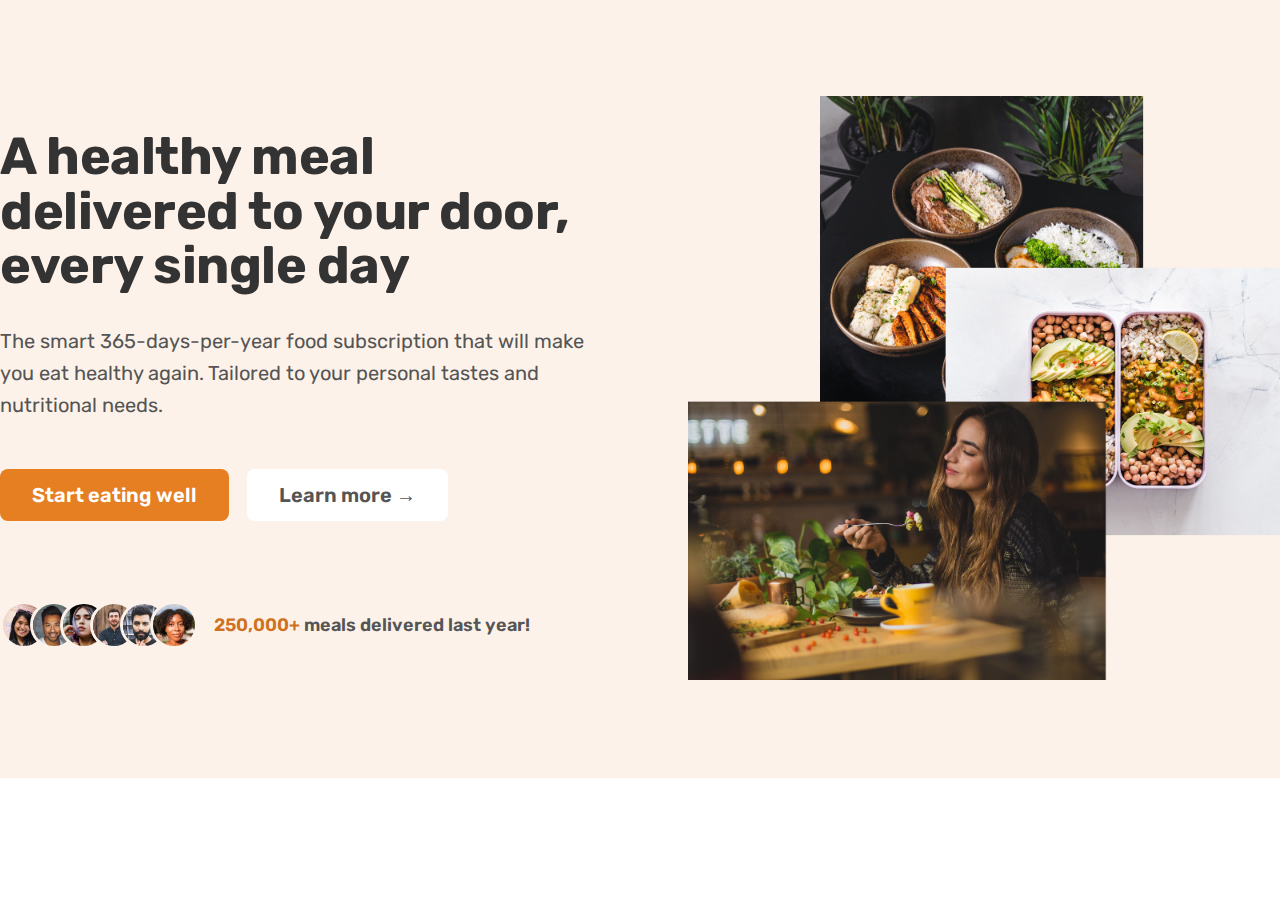
<file: starter/07-Omnifood-Desktop/index.html>
<!DOCTYPE html>
<html lang="en">
  <head>
    <meta charset="UTF-8" />
    <meta http-equiv="X-UA-Compatible" content="IE=edge" />
    <meta name="viewport" content="width=device-width, initial-scale=1.0" />
    <link rel="stylesheet" href="./css/style.css" />
    <link rel="preconnect" href="https://fonts.googleapis.com" />
    <link rel="preconnect" href="https://fonts.gstatic.com" crossorigin />
    <link
      href="https://fonts.googleapis.com/css2?family=Rubik:wght@400;500;600;700&display=swap"
      rel="stylesheet"
    />
    <title>Omnifood</title>
  </head>
  <body>
    <section class="section-hero">
      <div class="hero">
        <div class="hero-text-box">
          <h1 class="heading-primary">
            A healthy meal delivered to your door, every single day
          </h1>
          <div class="hero-description">
            The smart 365-days-per-year food subscription that will make you eat
            healthy again. Tailored to your personal tastes and nutritional
            needs.
          </div>
          <a href="#" class="btn btn---full margin-right-sm"
            >Start eating well</a
          >
          <a href="#" class="btn btn---outline">Learn more &RightArrow;</a>
          <div class="delivered-meals">
            <div class="delivered-imgs">
              <img
                src="./img//customers//customer-1.jpg"
                alt="customer image"
              />

              <img
                src="./img//customers//customer-2.jpg"
                alt="customer image"
              />
              <img
                src="./img//customers//customer-3.jpg"
                alt="customer image"
              />
              <img
                src="./img//customers//customer-4.jpg"
                alt="customer image"
              />
              <img
                src="./img//customers//customer-5.jpg"
                alt="customer image"
              />
              <img
                src="./img//customers//customer-6.jpg"
                alt="customer image"
              />
            </div>
            <p class="delivered-text">
              <span>250,000+</span> meals delivered last year!
            </p>
          </div>
        </div>
        <div class="hero-image-box">
          <img
            class="hero-image"
            src="./img//hero.png"
            alt="Woman enjoying food"
          />
        </div>
      </div>
    </section>
  </body>
</html>
</file>
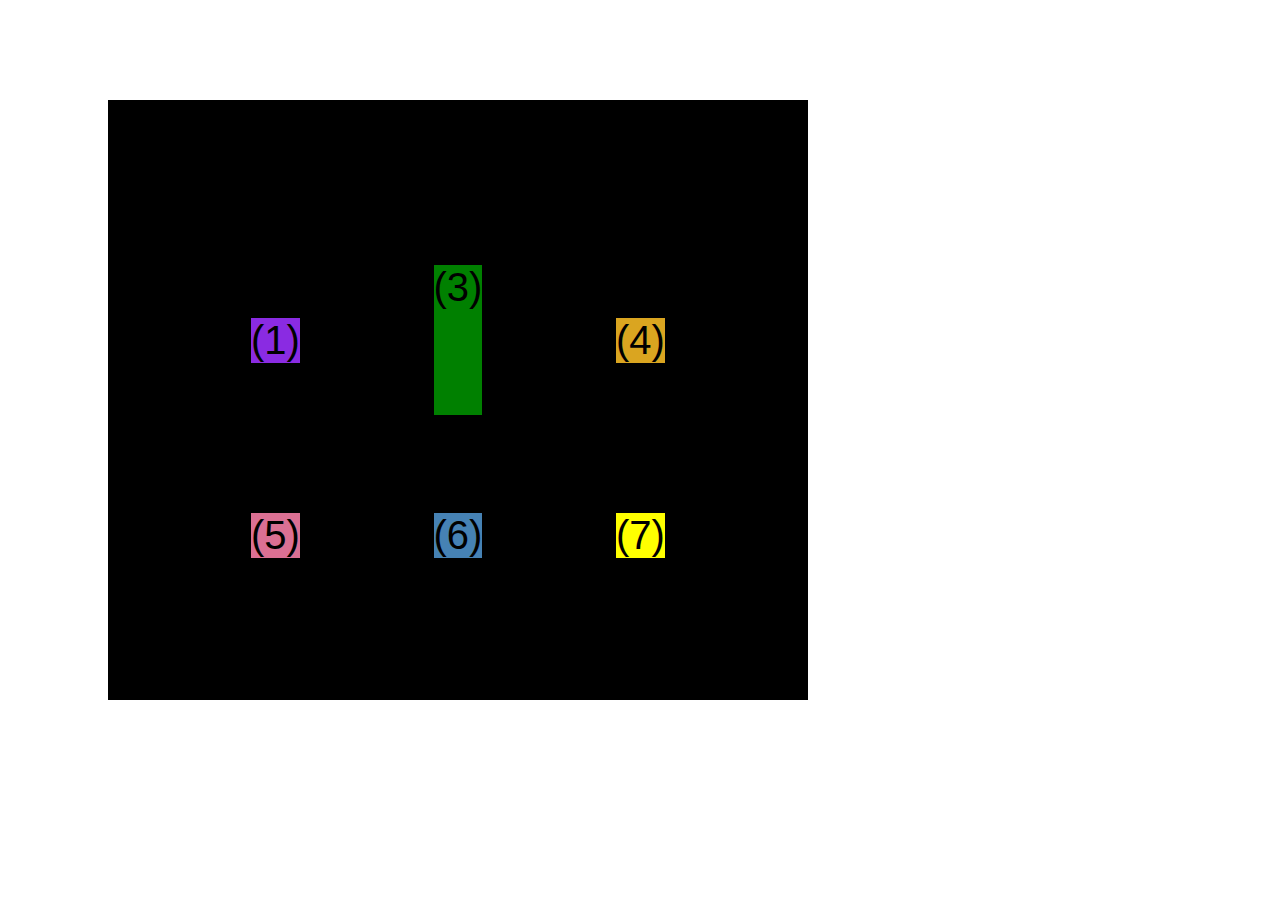
<file: starter/04-CSS-Layouts/css-grid.html>
<!DOCTYPE html>
<html lang="en">
  <head>
    <meta charset="UTF-8" />
    <meta http-equiv="X-UA-Compatible" content="IE=edge" />
    <meta name="viewport" content="width=device-width, initial-scale=1.0" />
    <title>CSS Grid</title>
    <style>
      .el--1 {
        background-color: blueviolet;
      }
      .el--2 {
        background-color: orangered;
      }
      .el--3 {
        background-color: green;
        height: 150px;
      }
      .el--4 {
        background-color: goldenrod;
      }
      .el--5 {
        background-color: palevioletred;
      }
      .el--6 {
        background-color: steelblue;
      }
      .el--7 {
        background-color: yellow;
      }
      .el--8 {
        background-color: crimson;
      }

      .container--1 {
        /* STARTER */
        font-family: sans-serif;
        background-color: #ddd;
        font-size: 40px;
        margin: 40px;

        /* CSS GRID */
        display: grid;
        grid-template-columns: repeat(4, 1fr);
        grid-template-rows: repeat(2, 1fr);
        column-gap: 15px;
        row-gap: 30px;

        display: none;

        /* align */
      }

      .container--2 {
        /* STARTER */
        /* display: none; */
        font-family: sans-serif;
        background-color: black;
        font-size: 40px;
        margin: 100px;

        width: 700px;
        height: 600px;

        /* CSS GRID */
        display: grid;
        grid-template-columns: 125px 200px 125px;
        grid-template-rows: 250px 100px;
        gap: 20px;

        /* align tract */
        justify-content: center;
        align-content: center;

        /* aligh item's content */
        justify-items: center;
        align-items: center;
      }
    </style>
  </head>
  <body>
    <div class="container--1">
      <div class="el el--1">(1) HTML</div>
      <div class="el el--2">(2) and</div>
      <div class="el el--3">(3) CSS</div>
      <div class="el el--4">(4) are</div>
      <div class="el el--5">(5) amazing</div>
      <div class="el el--6">(6) languages</div>
      <div class="el el--7">(7) to</div>
      <div class="el el--8">(8) learn</div>
    </div>

    <div class="container--2">
      <div class="el el--1">(1)</div>
      <div class="el el--3">(3)</div>
      <div class="el el--4">(4)</div>
      <div class="el el--5">(5)</div>
      <div class="el el--6">(6)</div>
      <div class="el el--7">(7)</div>
    </div>
  </body>
</html>
</file>
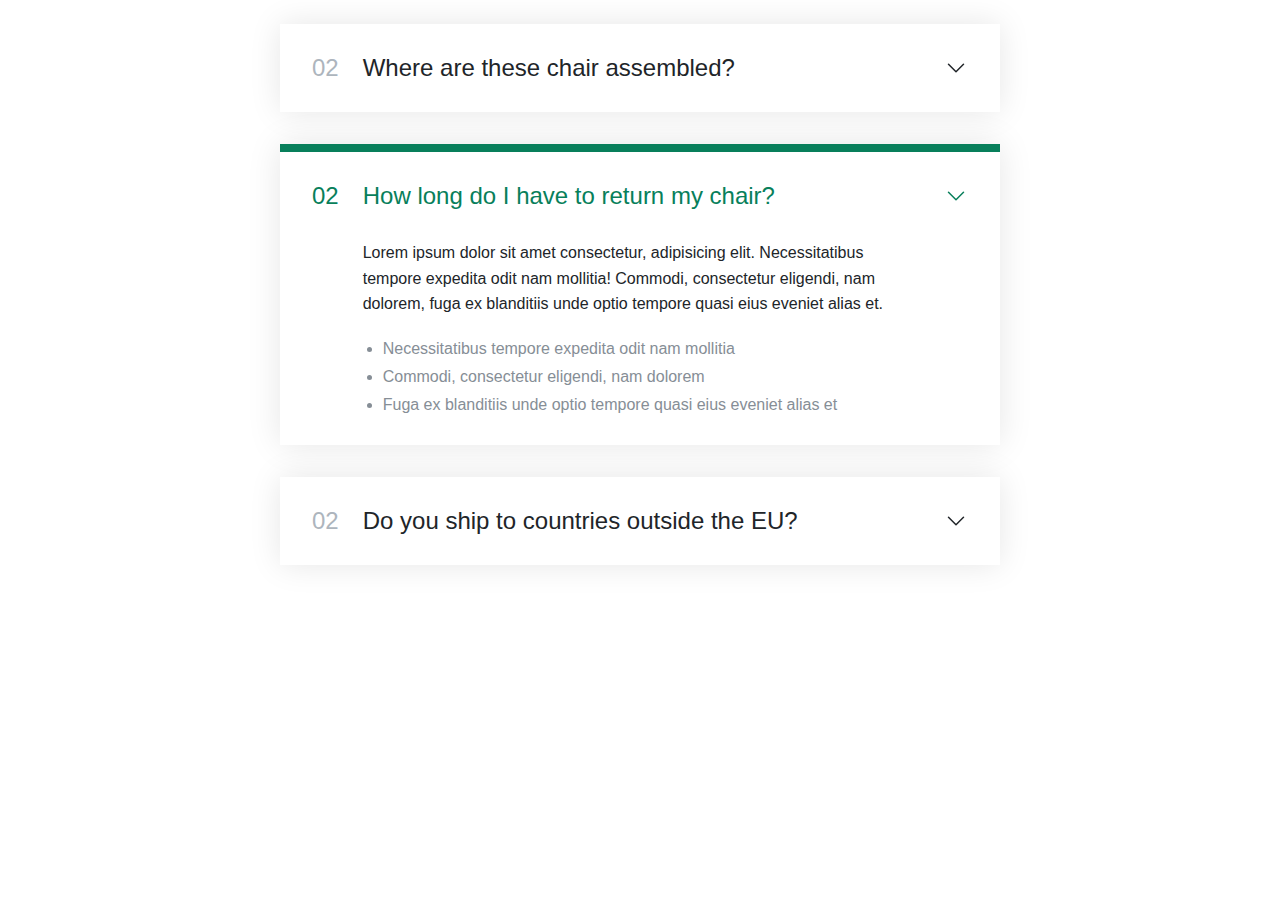
<file: starter/06-Components/01-accordion.html>
<!DOCTYPE html>
<html lang="en">
  <head>
    <meta charset="UTF-8" />
    <meta http-equiv="X-UA-Compatible" content="IE=edge" />
    <meta name="viewport" content="width=device-width, initial-scale=1.0" />
    <base href="." />
    <title>Accordion</title>
    <style>
      /*
      SPACING SYSTEM (px)
      2 / 4 / 8 / 12 / 16 / 24 / 32 / 48 / 64 / 80 / 96 / 128

      FONT SIZE SYSTEM (px)
      10 / 12 / 14 / 16 / 18 / 20 / 24 / 30 / 36 / 44 / 52 / 62 / 74 / 86 / 98
      */

      /* 
      Main Color: #087f5b 
      Grey Color: #212529
      */
      * {
        margin: 0;
        padding: 0;
        box-sizing: border-box;
      }

      body {
        font-family: 'Inter', sans-serif;
        color: #212529;
        width: 720px;
        margin: 24px auto;
        line-height: 1;
      }

      .accordion {
        display: flex;
        flex-direction: column;
        gap: 32px;
      }

      .item {
        box-shadow: 0 0 32px rgba(0, 0, 0, 0.1);
        padding: 32px;
        display: grid;
        grid-template-columns: auto 1fr auto;
        column-gap: 24px;
        row-gap: 32px;
        align-items: center;
      }

      .icon {
        width: 24px;
        height: 24px;
        cursor: pointer;
      }

      .number,
      .text {
        font-size: 24px;
        font-weight: 500;
      }

      .number {
        color: #adb5bd;
      }

      .hidden-box {
        grid-column: 2/3;
        display: none;
      }

      .hidden-box p {
        line-height: 1.6;
        margin-bottom: 24px;
      }

      .hidden-box ul {
        color: #868e96;
        margin-left: 20px;
        display: flex;
        flex-direction: column;
        gap: 12px;
      }

      .item--header {
        display: flex;
      }

      .open .hidden-box {
        display: block;
      }

      .open .number,
      .open .text,
      .open .icon {
        color: #087f5b;
      }

      .item.open {
        border-top: 8px solid #087f5b;
      }
    </style>
  </head>
  <body>
    <div class="accordion">
      <div class="item">
        <p class="number">02</p>
        <p class="text">Where are these chair assembled?</p>
        <svg
          xmlns="http://www.w3.org/2000/svg"
          fill="none"
          viewBox="0 0 24 24"
          stroke-width="1.5"
          stroke="currentColor"
          class="icon"
        >
          <path
            stroke-linecap="round"
            stroke-linejoin="round"
            d="M19.5 8.25l-7.5 7.5-7.5-7.5"
          />
        </svg>
        <div class="hidden-box">
          <p>
            Lorem ipsum dolor sit amet consectetur, adipisicing elit.
            Necessitatibus tempore expedita odit nam mollitia! Commodi,
            consectetur eligendi, nam dolorem, fuga ex blanditiis unde optio
            tempore quasi eius eveniet alias et.
          </p>
          <ul>
            <li>Necessitatibus tempore expedita odit nam mollitia</li>
            <li>Commodi, consectetur eligendi, nam dolorem</li>
            <li>
              Fuga ex blanditiis unde optio tempore quasi eius eveniet alias et
            </li>
          </ul>
        </div>
      </div>
      <div class="item open">
        <p class="number">02</p>
        <p class="text">How long do I have to return my chair?</p>
        <svg
          xmlns="http://www.w3.org/2000/svg"
          fill="none"
          viewBox="0 0 24 24"
          stroke-width="1.5"
          stroke="currentColor"
          class="icon"
        >
          <path
            stroke-linecap="round"
            stroke-linejoin="round"
            d="M19.5 8.25l-7.5 7.5-7.5-7.5"
          />
        </svg>
        <div class="hidden-box">
          <p>
            Lorem ipsum dolor sit amet consectetur, adipisicing elit.
            Necessitatibus tempore expedita odit nam mollitia! Commodi,
            consectetur eligendi, nam dolorem, fuga ex blanditiis unde optio
            tempore quasi eius eveniet alias et.
          </p>
          <ul>
            <li>Necessitatibus tempore expedita odit nam mollitia</li>
            <li>Commodi, consectetur eligendi, nam dolorem</li>
            <li>
              Fuga ex blanditiis unde optio tempore quasi eius eveniet alias et
            </li>
          </ul>
        </div>
      </div>
      <div class="item">
        <p class="number">02</p>
        <p class="text">Do you ship to countries outside the EU?</p>
        <svg
          xmlns="http://www.w3.org/2000/svg"
          fill="none"
          viewBox="0 0 24 24"
          stroke-width="1.5"
          stroke="currentColor"
          class="icon"
        >
          <path
            stroke-linecap="round"
            stroke-linejoin="round"
            d="M19.5 8.25l-7.5 7.5-7.5-7.5"
          />
        </svg>
        <div class="hidden-box">
          <p>
            Lorem ipsum dolor sit amet consectetur, adipisicing elit.
            Necessitatibus tempore expedita odit nam mollitia! Commodi,
            consectetur eligendi, nam dolorem, fuga ex blanditiis unde optio
            tempore quasi eius eveniet alias et.
          </p>
          <ul>
            <li>Necessitatibus tempore expedita odit nam mollitia</li>
            <li>Commodi, consectetur eligendi, nam dolorem</li>
            <li>
              Fuga ex blanditiis unde optio tempore quasi eius eveniet alias et
            </li>
          </ul>
        </div>
      </div>
    </div>
  </body>
</html>
</file>
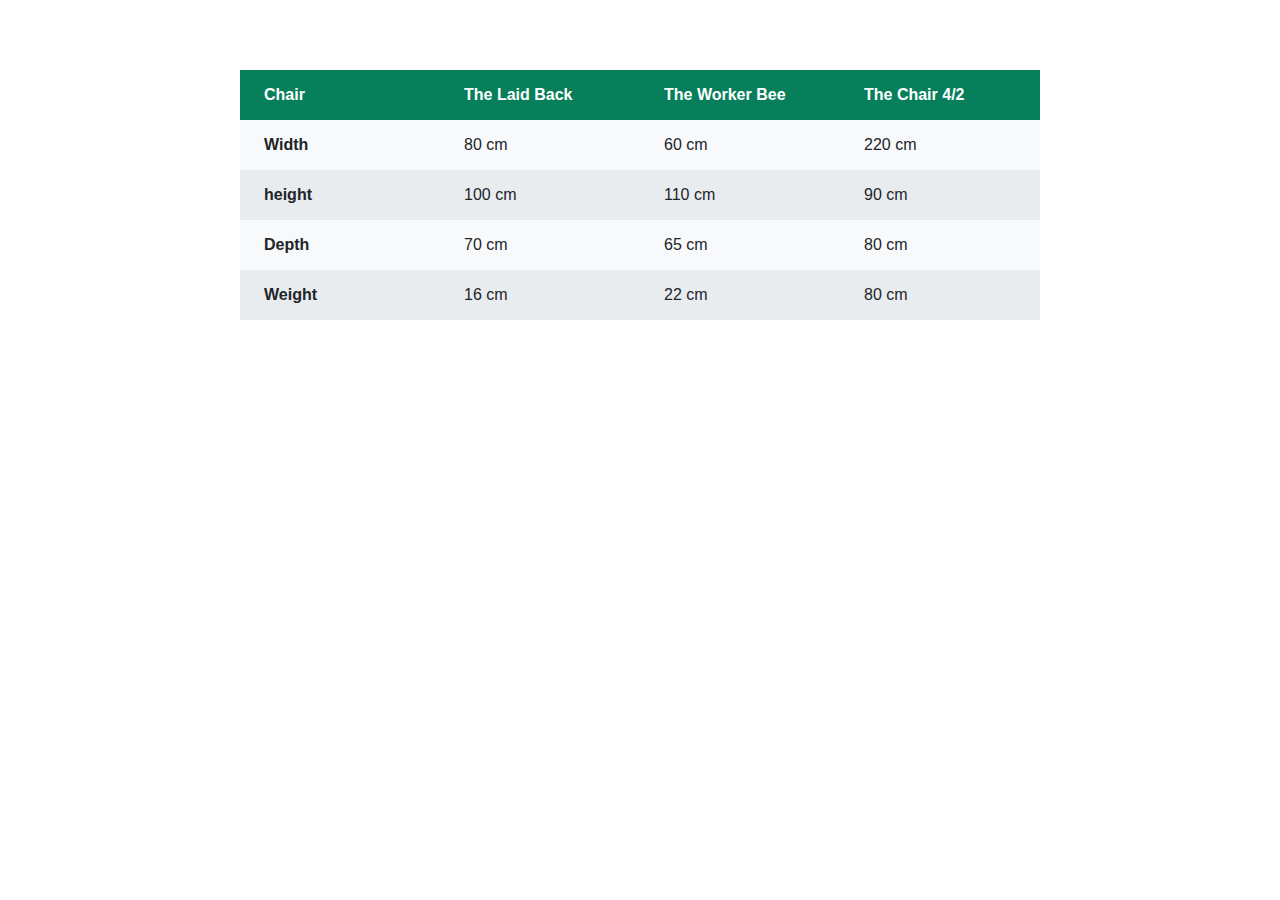
<file: starter/06-Components/03-table.html>
<!DOCTYPE html>
<html lang="en">
  <head>
    <meta charset="UTF-8" />
    <meta http-equiv="X-UA-Compatible" content="IE=edge" />
    <meta name="viewport" content="width=device-width, initial-scale=1.0" />
    <base href="." />
    <title>Table</title>
    <style>
      /*
      SPACING SYSTEM (px)
      2 / 4 / 8 / 12 / 16 / 24 / 32 / 48 / 64 / 80 / 96 / 128

      FONT SIZE SYSTEM (px)
      10 / 12 / 14 / 16 / 18 / 20 / 24 / 30 / 36 / 44 / 52 / 62 / 74 / 86 / 98
      */

      /* 
      Main Color: #087f5b 
      Grey Color: #212529
      */
      * {
        margin: 0;
        padding: 0;
        box-sizing: border-box;
      }

      body {
        font-family: 'Inter', sans-serif;
        color: #212529;
        display: flex;
        justify-content: center;
        padding: 70px 0;
      }

      table {
        width: 800px;
        text-align: left;
        border-collapse: collapse;
      }

      th,
      td {
        padding: 16px 24px;
      }

      thead tr {
        background-color: #087f5b;
        color: #fff;
      }

      thead th {
        width: 25%;
      }

      tbody tr:nth-child(odd) {
        background-color: #f8f9fa;
      }

      tbody tr:nth-child(even) {
        background-color: #e9ecef;
      }
    </style>
  </head>
  <body>
    <table>
      <thead>
        <tr>
          <th>Chair</th>
          <th>The Laid Back</th>
          <th>The Worker Bee</th>
          <th>The Chair 4/2</th>
        </tr>
      </thead>
      <tbody>
        <tr>
          <th>Width</th>
          <td>80 cm</td>
          <td>60 cm</td>
          <td>220 cm</td>
        </tr>
        <tr>
          <th>height</th>
          <td>100 cm</td>
          <td>110 cm</td>
          <td>90 cm</td>
        </tr>
        <tr>
          <th>Depth</th>
          <td>70 cm</td>
          <td>65 cm</td>
          <td>80 cm</td>
        </tr>
        <tr>
          <th>Weight</th>
          <td>16 cm</td>
          <td>22 cm</td>
          <td>80 cm</td>
        </tr>
      </tbody>
    </table>
  </body>
</html>
</file>
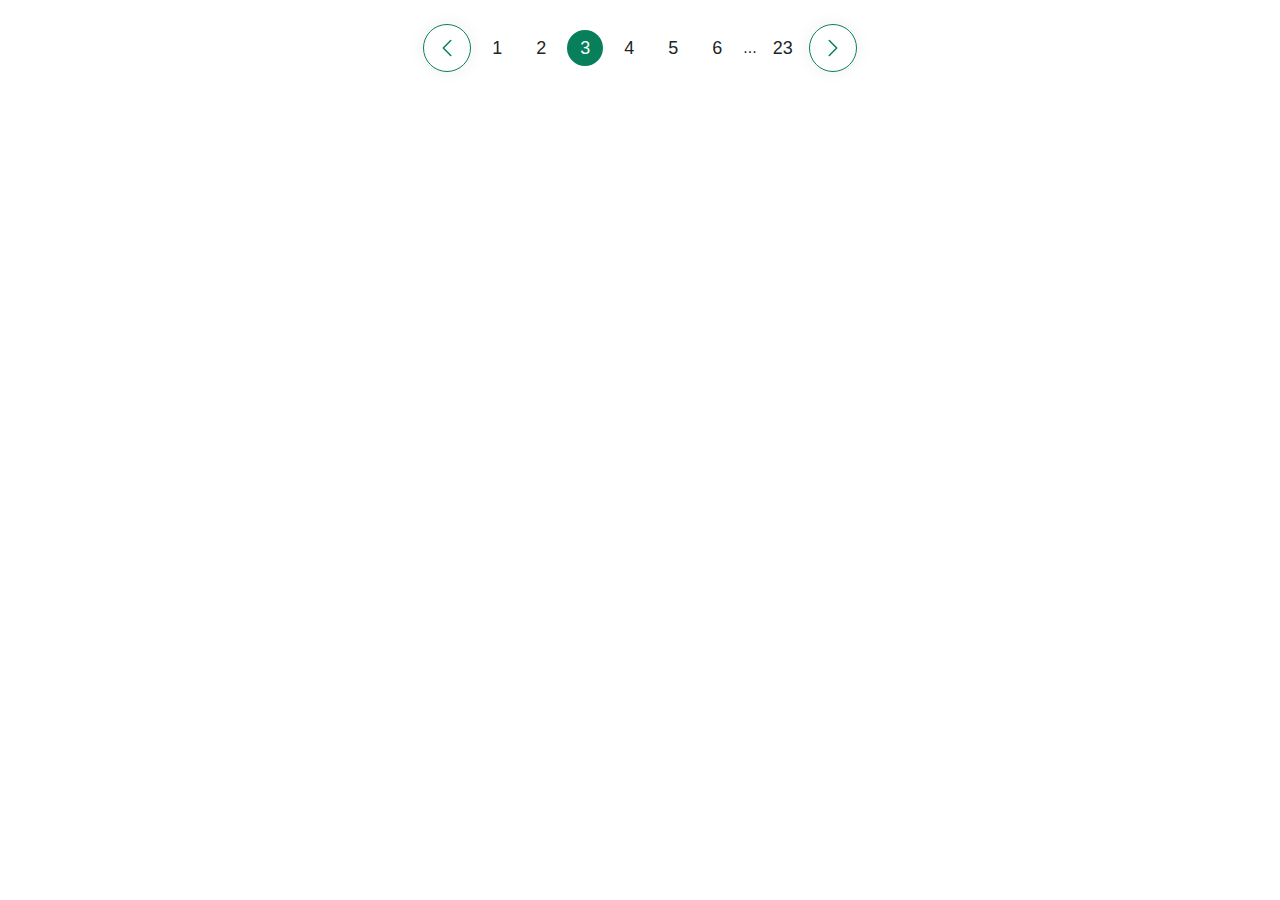
<file: starter/06-Components/04-paging.html>
<!DOCTYPE html>
<html lang="en">
  <head>
    <meta charset="UTF-8" />
    <meta http-equiv="X-UA-Compatible" content="IE=edge" />
    <meta name="viewport" content="width=device-width, initial-scale=1.0" />
    <!-- <base href="." /> -->
    <title>Paging</title>
    <style>
      /*
      SPACING SYSTEM (px)
      2 / 4 / 8 / 12 / 16 / 24 / 32 / 48 / 64 / 80 / 96 / 128

      FONT SIZE SYSTEM (px)
      10 / 12 / 14 / 16 / 18 / 20 / 24 / 30 / 36 / 44 / 52 / 62 / 74 / 86 / 98
      */

      /*
      Main Color: #087f5b
      Grey Color: #212529
      */
      * {
        margin: 0;
        padding: 0;
        box-sizing: border-box;
      }

      body {
        font-family: 'Inter', sans-serif;
        color: #212529;
        margin: 24px auto;
        line-height: 1;
        display: flex;
        justify-content: center;
      }

      .pagination {
        display: flex;
        gap: 8px;
        justify-content: center;
        align-items: center;
      }

      .btn {
        border-radius: 50%;
        border: none;
        width: 48px;
        height: 48px;
        display: flex;
        justify-content: center;
        align-items: center;
        cursor: pointer;
        background-color: transparent;
        border: 1px solid #087f5b;
        box-shadow: 0 0 16px 0 rgba(0, 0, 0, 0.07);
      }

      .btn:hover {
        background-color: #087f5b;
        color: #f8f9fa;
      }

      .btn-icon {
        width: 24px;
        height: 24px;
        stroke: #087f5b;
      }

      .btn:hover .btn-icon {
        stroke: #f8f9fa;
      }

      .page-link:link,
      .page-link:visited {
        text-decoration: none;
        color: inherit;
        font-size: 18px;
        width: 36px;
        height: 36px;
        border-radius: 50%;
        display: flex;
        justify-content: center;
        align-items: center;
      }

      .page-link:hover,
      .page-link:active,
      .page-link.page-link--active {
        background-color: #087f5b;
        color: #f8f9fa;
      }

      .dots {
        cursor: pointer;
        color: inherit;
      }
    </style>
  </head>
  <body>
    <div class="pagination">
      <button class="btn">
        <svg
          xmlns="http://www.w3.org/2000/svg"
          fill="none"
          viewBox="0 0 24 24"
          stroke-width="1.5"
          stroke="currentColor"
          class="btn-icon"
        >
          <path
            stroke-linecap="round"
            stroke-linejoin="round"
            d="M15.75 19.5L8.25 12l7.5-7.5"
          />
        </svg>
      </button>
      <a href="#" class="page-link">1</a>
      <a href="#" class="page-link">2</a>
      <a href="#" class="page-link page-link--active">3</a>
      <a href="#" class="page-link">4</a>
      <a href="#" class="page-link">5</a>
      <a href="#" class="page-link">6</a>
      <span class="dots">...</span>
      <a href="#" class="page-link">23</a>
      <button class="btn">
        <svg
          xmlns="http://www.w3.org/2000/svg"
          fill="none"
          viewBox="0 0 24 24"
          stroke-width="1.5"
          stroke="currentColor"
          class="btn-icon"
        >
          <path
            stroke-linecap="round"
            stroke-linejoin="round"
            d="M8.25 4.5l7.5 7.5-7.5 7.5"
          />
        </svg>
      </button>
    </div>
  </body>
</html>
</file>
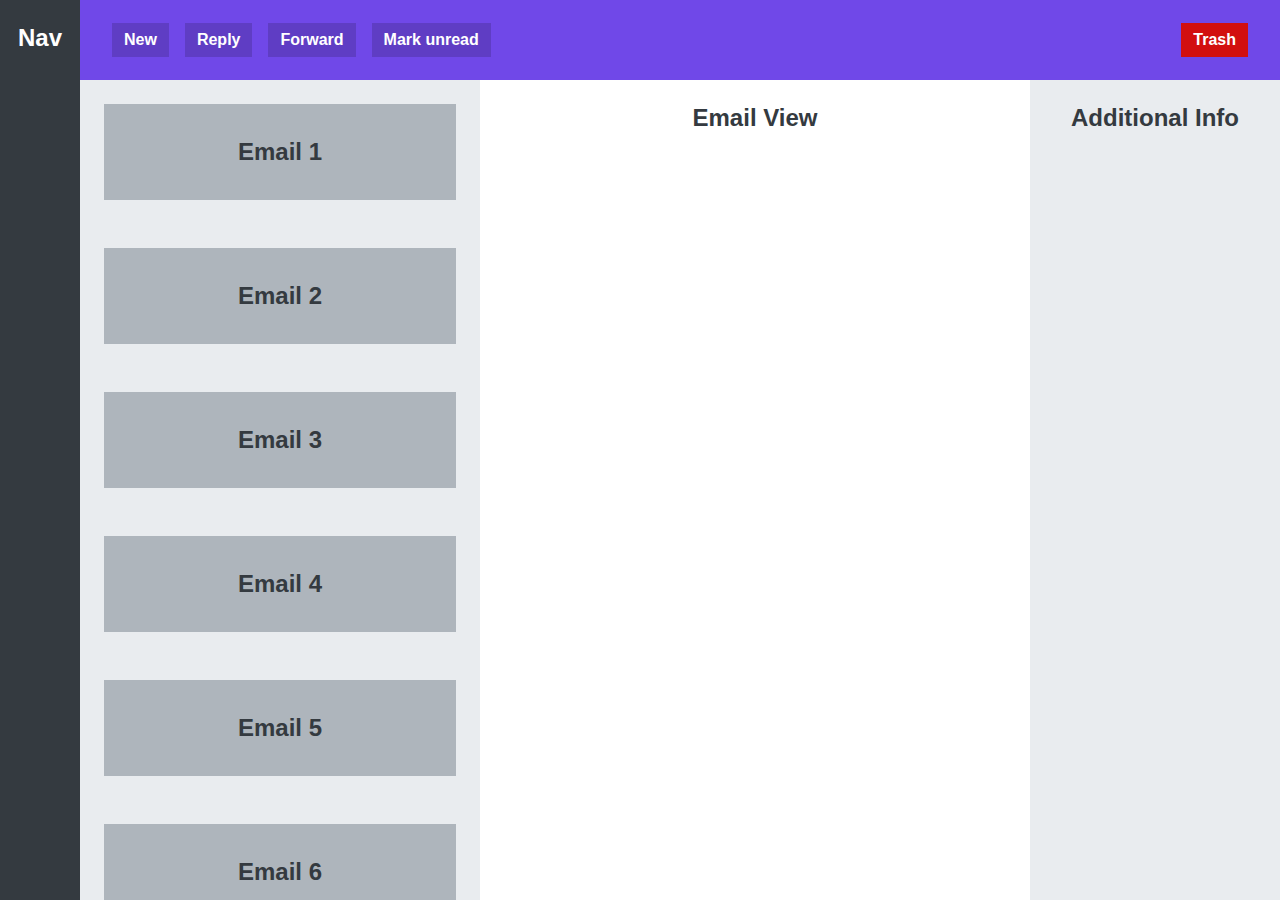
<file: starter/06-Components/06-layout.html>
<!DOCTYPE html>
<html lang="en">
  <head>
    <meta charset="UTF-8" />
    <meta http-equiv="X-UA-Compatible" content="IE=edge" />
    <meta name="viewport" content="width=device-width, initial-scale=1.0" />
    <title>Layout</title>
    <style>
      * {
        padding: 0;
        margin: 0;
        box-sizing: border-box;
      }

      body {
        font-family: sans-serif;
        font-size: 24px;
        height: 100vh;
        color: #343a40;
        display: grid;
        grid-template-columns: 80px 400px 1fr 250px;
        grid-template-rows: 80px 1fr;

        text-align: center;
        font-weight: 700;
      }

      nav {
        background-color: #343a40;
        grid-row: 1/-1;
        color: #fff;

        padding-top: 24px;
      }

      menu {
        background-color: #7048e8;
        color: #fff;
        grid-column: 2/-1;

        display: flex;
        align-items: center;
        gap: 16px;
        padding: 0px 32px;
      }

      section {
        background-color: #e9ecef;

        padding: 24px;

        overflow-y: scroll;
      }

      aside {
        background-color: #e9ecef;

        padding-top: 24px;
      }

      main {
        padding-top: 24px;
      }

      ul {
        list-style: none;
        display: flex;
        flex-direction: column;
        gap: 48px;
      }

      li {
        background-color: #aeb5bc;
        width: 100%;
        height: 96px;
        display: flex;
        justify-content: center;
        align-items: center;
      }

      button {
        background-color: #5f3dc4;
        color: #fff;
        padding: 8px 12px;
        border: none;
        cursor: pointer;
        font-size: 16px;
        font-weight: bold;
      }

      menu button:last-child {
        margin-left: auto;

        background-color: #d20f0f;
      }
    </style>
  </head>
  <body>
    <nav>Nav</nav>
    <menu>
      <button>New</button>
      <button>Reply</button>
      <button>Forward</button>
      <button>Mark unread</button>
      <button>Trash</button>
    </menu>
    <section>
      <ul>
        <li class="email-item">Email 1</li>
        <li class="email-item">Email 2</li>
        <li class="email-item">Email 3</li>
        <li class="email-item">Email 4</li>
        <li class="email-item">Email 5</li>
        <li class="email-item">Email 6</li>
        <li class="email-item">Email 7</li>
        <li class="email-item">Email 8</li>
        <li class="email-item">Email 9</li>
        <li class="email-item">Email 10</li>
      </ul>
    </section>
    <main>Email View</main>
    <aside>Additional Info</aside>
  </body>
</html>
</file>
<file: starter/07-Omnifood-Desktop/css/style.css>
/*
--- 01 TYPOGRAPHY SYSTEM

- Font Size (px)
10 / 12 / 14 / 16 / 18 / 20 / 24 / 30 / 36 / 44 / 52 / 62 / 74 / 86 / 98

- Font Weight

- Line heights
Default: 1

--- 02 COLORS

- Primary: #e67e22
- Tints:
- Shades: #cf711f
- Accents:
- Greys:
#555
#333

--- 05 SHADOWS

--- 06 BORDER RADIUS

--- 07 SPACING SYSTEM (px)

- 2 / 4 / 8 / 12 / 16 / 24 / 32 / 48 / 64 / 80 / 96 / 128
*/

* {
  margin: 0;
  padding: 0;
  box-sizing: border-box;
}

html {
  font-size: 62.5%;
}

body {
  font-family: 'Rubik', sans-serif;
  font-weight: 400;
  line-height: 1;

  color: #555;
}

.section-hero {
  background: #fdf2e9;
  padding: 9.6rem 0;
}

.hero {
  display: grid;
  gap: 9.6rem;
  max-width: 130rem;
  margin: 0 auto;
  grid-template-columns: 1fr 1fr;
  align-items: center;
}

.hero-text-box {
}

.hero-image-box {
}

.heading-primary {
  font-size: 5.2rem;
  font-weight: 700;
  line-height: 1.05;
  color: #333;
  letter-spacing: -0.05rem;
  margin-bottom: 3.2rem;
}

.hero-description {
  font-size: 2rem;
  line-height: 1.6;
  margin-bottom: 4.8rem;
}

.hero-image {
  width: 100%;
  height: auto;
}

.btn:link,
.btn:visited {
  display: inline-block;
  font-size: 2rem;
  font-weight: 600;
  padding: 1.6rem 3.2rem;
  text-decoration: none;
  border-radius: 0.8rem;

  transition: background 0.3s;
}

.btn---full:link,
.btn---full:visited {
  background: #e67e22;
  color: #fff;
}

.btn---full:hover,
.btn---full:active {
  background: #cf711f;
}

.btn---outline:link,
.btn---outline:visited {
  background: #fff;
  color: #555;
}

.btn---outline:hover,
.btn---outline:active {
  background: #fdf2e9;
  color: #555;
  box-shadow: inset 0 0 0 3px #fff;
}

.margin-right-sm {
  margin-right: 1.6rem !important;
}

.delivered-meals {
  display: flex;
  align-items: center;
  gap: 1.6rem;
  margin-top: 8rem;
}

.delivered-imgs {
  display: flex;
}

.delivered-imgs img {
  width: 4.8rem;
  height: 4.8rem;
  border-radius: 50%;

  border: 3px solid #fdf2e9;
}

.delivered-imgs img:not(:first-child) {
  margin-left: -1.8rem;
}

.delivered-text {
  font-size: 1.8rem;
  font-weight: 600;
}

.delivered-text span {
  color: #cf711f;
}
</file>
